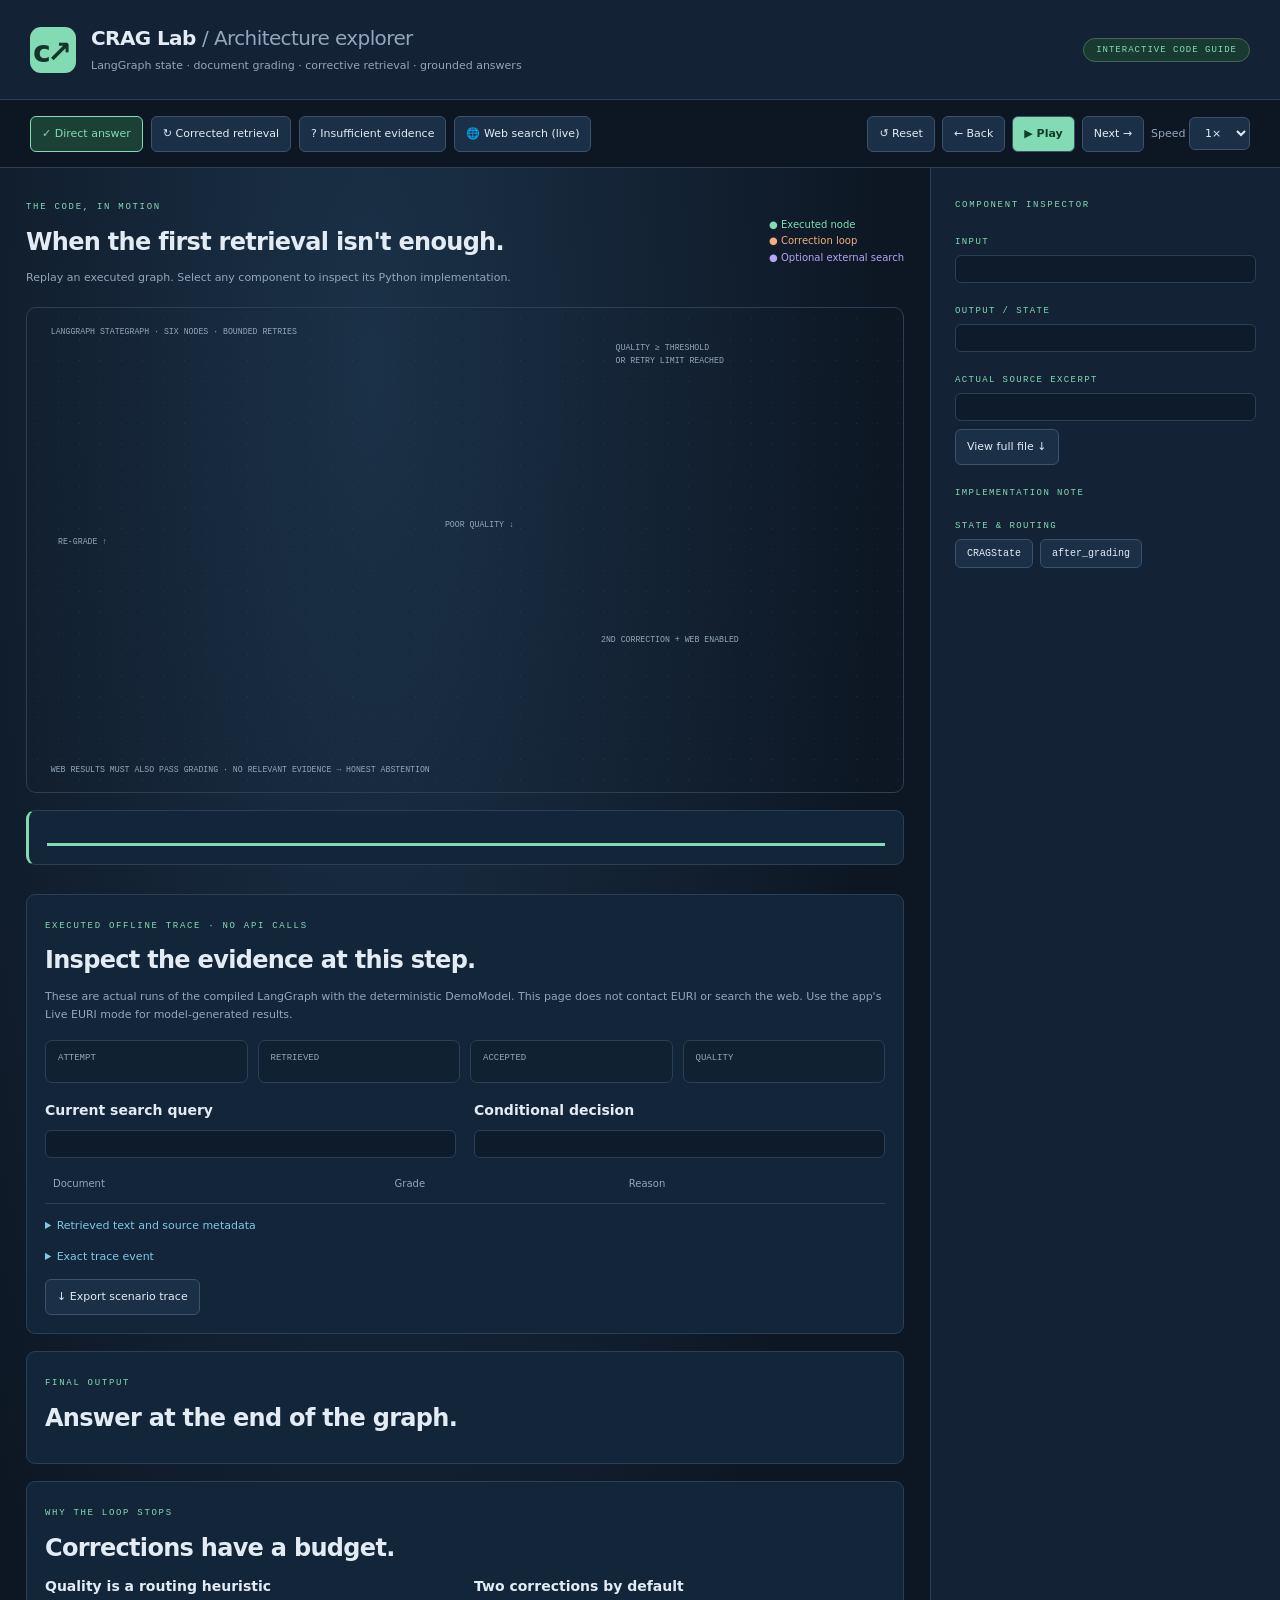
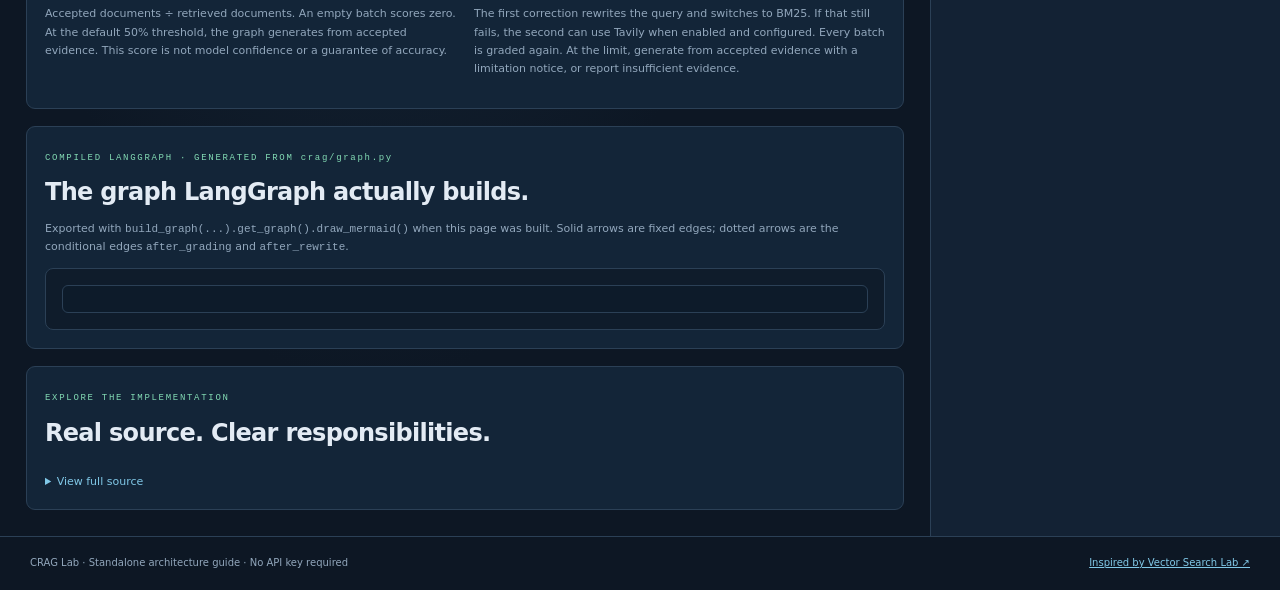
<file: scripts/visualizer_template.html>
<!doctype html>
<html lang="en"><head><meta charset="utf-8"><meta name="viewport" content="width=device-width,initial-scale=1"><meta name="theme-color" content="#0d1724"><title>CRAG Lab · Architecture Explorer</title>
<style>
:root{color-scheme:dark;--bg:#0d1724;--panel:#132234;--line:#2b4056;--text:#e3ebf4;--muted:#92a7bc;--green:#83dbb4;--orange:#f4ad7f;--blue:#80c8e7;--purple:#b6a5f5;--mono:ui-monospace,SFMono-Regular,Consolas,monospace}*{box-sizing:border-box}body{margin:0;font:13px/1.65 system-ui,sans-serif;color:var(--text);background:var(--bg)}button,select{font:inherit;cursor:pointer}button,select{border:1px solid #3b526b;border-radius:6px;padding:8px 11px;background:#1b3047;color:var(--text);font-size:11px}button:hover{background:#29445e}button:disabled{opacity:.35;cursor:default}button:focus-visible,select:focus-visible,a:focus-visible,summary:focus-visible{outline:2px solid var(--blue);outline-offset:4px}button[aria-pressed=true]{border-color:var(--green);background:#1b4036;color:var(--green)}a{color:var(--blue)}header{display:flex;justify-content:space-between;align-items:center;padding:22px 30px;border-bottom:1px solid var(--line);background:var(--panel);gap:20px}.brand{display:flex;gap:15px;align-items:center}.logo{display:grid;place-items:center;width:46px;height:46px;border-radius:11px;background:var(--green);font-size:30px;letter-spacing:-4px;padding-right:5px;color:#14352c;font-weight:700}h1{font-size:20px;margin:0;letter-spacing:-.6px}h1 span{color:var(--muted);font-weight:400}p{margin:5px 0 12px}.sub{font-size:11px;color:var(--muted);margin:2px 0}.badge{border:1px solid #406953;background:#193a30;border-radius:20px;padding:6px 12px;color:var(--green);font:9px var(--mono);letter-spacing:1px}.toolbar{display:flex;flex-wrap:wrap;align-items:center;gap:8px;padding:15px 30px;border-bottom:1px solid var(--line)}.playback{display:flex;flex-wrap:wrap;gap:7px;margin-left:auto;align-items:center}.primary{background:var(--green);color:#103c2c;font-weight:700}.layout{display:grid;grid-template-columns:minmax(0,1fr) 350px}main{min-width:0;padding:26px;background:radial-gradient(ellipse at 40% 10%,#1b3147,transparent 65%)}.eyebrow{font:9px var(--mono);letter-spacing:1.7px;color:var(--green)}h2{font-size:24px;margin:7px 0;letter-spacing:-.7px}h3{font-size:14px;margin:0 0 7px}.heading{display:flex;justify-content:space-between;gap:15px;align-items:center;margin-bottom:18px}.legend{font-size:10px;color:var(--muted);min-width:130px}.legend span{display:block}.diagram{border:1px solid var(--line);border-radius:10px;overflow:auto;background:radial-gradient(#4b668344 .8px,transparent .8px);background-size:21px 21px}svg{width:100%;min-width:780px;display:block}.wire{fill:none;stroke:#486079;stroke-width:1.7;marker-end:url(#arrow)}.wire.loop{stroke-dasharray:6 5}.wire.active{stroke:var(--green);stroke-width:3}.node{cursor:pointer;outline:none}.node rect{fill:#172c40;stroke:#49647c;stroke-width:1.3}.node text{pointer-events:none;fill:var(--text)}.node .kicker{font:9px var(--mono);fill:var(--muted)}.node .title{font:600 16px system-ui,sans-serif}.node .file{font:9px var(--mono);fill:var(--muted)}.node.visited rect{fill:#1b3b32;stroke:#569478}.node.current rect{fill:#234b3c;stroke:var(--green);stroke-width:2.5}.node.selected rect{stroke:var(--blue);stroke-width:2.5}.node:hover rect,.node:focus-visible rect{stroke:var(--blue);stroke-width:3}.node.external rect{stroke:var(--purple)}.svg-label{fill:var(--muted);font:9px var(--mono)}.panel{border:1px solid var(--line);background:#132538;border-radius:9px;padding:18px;margin-top:17px}.step-card{border-left:3px solid var(--green)}.step-card p{font-size:12px;color:var(--muted)}.timeline{display:flex;flex-wrap:wrap;gap:6px;margin-top:12px}.timeline button{font:10px var(--mono);padding:5px 8px}.progress{height:3px;background:#294156;margin-top:14px}.progress div{height:100%;background:var(--green);transition:width .2s}.stats{display:grid;grid-template-columns:repeat(4,1fr);gap:10px;margin:16px 0}.stat{background:#102132;border:1px solid var(--line);border-radius:7px;padding:12px}.stat small{font:9px var(--mono);color:var(--muted);display:block}.stat strong{font:23px var(--mono);color:var(--green);display:block;margin-top:7px}pre{white-space:pre-wrap;overflow-wrap:anywhere;overflow:auto;max-height:460px;font:10px/1.8 var(--mono);background:#0d1b2a;color:#c7d9ea;border:1px solid var(--line);border-radius:6px;padding:13px;margin:8px 0}aside{border-left:1px solid var(--line);padding:24px;background:var(--panel);min-width:0}aside h2{font-size:23px}aside p{font-size:12px;color:var(--muted)}.field{color:var(--green);font:9px var(--mono);letter-spacing:1.4px;margin:23px 0 8px}.file-label{font:10px var(--mono);color:var(--blue)}.note{font-size:11px;color:var(--muted)}.scroll{overflow:auto}table{border-collapse:collapse;width:100%;font-size:11px}th,td{text-align:left;padding:10px 8px;border-bottom:1px solid var(--line);vertical-align:top}th{font-weight:400;color:var(--muted);font-size:10px}td:first-child{white-space:nowrap}.ok{color:var(--green)}.bad{color:var(--orange)}.files{display:flex;flex-wrap:wrap;gap:7px}.files button{font:10px var(--mono)}summary{cursor:pointer;color:var(--blue);font-size:11px}details{margin-top:13px}.answer{white-space:pre-wrap;font-size:12px;line-height:1.9;overflow-wrap:anywhere}.two{display:grid;grid-template-columns:1fr 1fr;gap:18px}footer{border-top:1px solid var(--line);padding:18px 30px;display:flex;justify-content:space-between;gap:15px;font-size:10px;color:var(--muted)}@media(max-width:1150px){.layout{grid-template-columns:minmax(0,1fr) 290px}.playback{margin-left:0}.heading{display:block}.legend{display:flex;gap:12px;margin-top:12px}}@media(max-width:900px){.layout{display:block}aside{border-left:0;border-top:1px solid var(--line)}header{flex-wrap:wrap}h1 span{display:block;font-size:14px}.toolbar,header{padding:17px}main{padding:16px}.stats{grid-template-columns:repeat(2,1fr)}.two{grid-template-columns:1fr}footer{flex-wrap:wrap}}@media(prefers-reduced-motion:reduce){*{transition:none!important}}
.compiled-graph{overflow-x:auto;border:1px solid var(--line);border-radius:8px;padding:16px;background:#0f1c2b;text-align:center}.compiled-graph svg{max-width:100%;height:auto}.compiled-graph pre{text-align:left;margin:0}
</style></head><body>
<header><div class="brand"><div class="logo">c↗</div><div><h1>CRAG Lab <span>/ Architecture explorer</span></h1><p class="sub">LangGraph state · document grading · corrective retrieval · grounded answers</p></div></div><span class="badge">INTERACTIVE CODE GUIDE</span></header>
<nav class="toolbar" aria-label="Scenario and playback"><button data-scenario="direct" aria-pressed="true">✓ Direct answer</button><button data-scenario="corrected" aria-pressed="false">↻ Corrected retrieval</button><button data-scenario="unsupported" aria-pressed="false">? Insufficient evidence</button><button data-scenario="web" aria-pressed="false">🌐 Web search (live)</button><div class="playback"><button id="reset">↺ Reset</button><button id="back">← Back</button><button class="primary" id="play">▶ Play</button><button id="next">Next →</button><label class="sub">Speed <select id="speed"><option value="2400">1×</option><option value="1200">2×</option><option value="600">4×</option></select></label></div></nav>
<div class="layout"><main>
<div class="heading"><div><span class="eyebrow">THE CODE, IN MOTION</span><h2>When the first retrieval isn't enough.</h2><p class="sub">Replay an executed graph. Select any component to inspect its Python implementation.</p></div><div class="legend"><span style="color:var(--green)">● Executed node</span><span style="color:var(--orange)">● Correction loop</span><span style="color:var(--purple)">● Optional external search</span></div></div>
<div class="diagram" role="region" aria-label="Workflow diagram; scroll horizontally on small screens" tabindex="0"><svg viewBox="0 0 960 530" aria-labelledby="graph-title"><title id="graph-title">Corrective RAG graph. Retrieved documents are graded; failed retrieval loops through rewriting and another search.</title><defs><marker id="arrow" viewBox="0 0 10 10" refX="9" refY="5" markerWidth="7" markerHeight="7" orient="auto-start-reverse"><path d="M1 1L9 5L1 9" fill="none" stroke="#83dbb4" stroke-width="1.4"/></marker></defs><text x="26" y="28" class="svg-label">LANGGRAPH STATEGRAPH · SIX NODES · BOUNDED RETRIES</text><g id="edges"></g><g id="nodes"></g><text x="645" y="46" class="svg-label">QUALITY ≥ THRESHOLD</text><text x="645" y="60" class="svg-label">OR RETRY LIMIT REACHED</text><text x="458" y="240" class="svg-label">POOR QUALITY ↓</text><text x="34" y="259" class="svg-label">RE-GRADE ↑</text><text x="629" y="366" class="svg-label">2ND CORRECTION + WEB ENABLED</text><text x="26" y="508" class="svg-label">WEB RESULTS MUST ALSO PASS GRADING · NO RELEVANT EVIDENCE → HONEST ABSTENTION</text></svg></div>
<section class="panel step-card" aria-live="polite"><span class="eyebrow" id="step-count"></span><h3 id="step-title"></h3><p id="step-description"></p><div class="progress"><div id="progress"></div></div></section><nav class="timeline" id="timeline" aria-label="Execution steps"></nav>
<section class="panel"><span class="eyebrow" id="trace-kind">EXECUTED OFFLINE TRACE · NO API CALLS</span><h2>Inspect the evidence at this step.</h2><p id="question" class="sub"></p><p class="note" id="trace-note">These are actual runs of the compiled LangGraph with the deterministic DemoModel. This page does not contact EURI or search the web. Use the app's Live EURI mode for model-generated results.</p><div class="stats"><div class="stat"><small>ATTEMPT</small><strong id="attempt"></strong></div><div class="stat"><small>RETRIEVED</small><strong id="retrieved"></strong></div><div class="stat"><small>ACCEPTED</small><strong id="accepted"></strong></div><div class="stat"><small>QUALITY</small><strong id="quality"></strong></div></div><div class="two"><div><h3>Current search query</h3><pre id="query"></pre></div><div><h3>Conditional decision</h3><pre id="decision"></pre></div></div><div class="scroll"><table><thead><tr><th>Document</th><th>Grade</th><th>Reason</th></tr></thead><tbody id="grades"></tbody></table></div><details><summary>Retrieved text and source metadata</summary><pre id="documents"></pre></details><details><summary>Exact trace event</summary><pre id="event"></pre></details><button id="download" style="margin-top:13px">↓ Export scenario trace</button></section>
<section class="panel"><span class="eyebrow">FINAL OUTPUT</span><h2 id="outcome-title">Answer at the end of the graph.</h2><div id="answer" class="answer note"></div></section>
<section class="panel"><span class="eyebrow">WHY THE LOOP STOPS</span><h2>Corrections have a budget.</h2><div class="two"><div><h3>Quality is a routing heuristic</h3><p class="note">Accepted documents ÷ retrieved documents. An empty batch scores zero. At the default 50% threshold, the graph generates from accepted evidence. This score is not model confidence or a guarantee of accuracy.</p></div><div><h3>Two corrections by default</h3><p class="note">The first correction rewrites the query and switches to BM25. If that still fails, the second can use Tavily when enabled and configured. Every batch is graded again. At the limit, generate from accepted evidence with a limitation notice, or report insufficient evidence.</p></div></div></section>
<section class="panel"><span class="eyebrow">COMPILED LANGGRAPH · GENERATED FROM crag/graph.py</span><h2>The graph LangGraph actually builds.</h2><p class="note">Exported with <code>build_graph(...).get_graph().draw_mermaid()</code> when this page was built. Solid arrows are fixed edges; dotted arrows are the conditional edges <code>after_grading</code> and <code>after_rewrite</code>.</p><div id="compiled-graph" class="compiled-graph"><pre id="compiled-graph-text"></pre></div></section>
<section class="panel"><span class="eyebrow">EXPLORE THE IMPLEMENTATION</span><h2>Real source. Clear responsibilities.</h2><div class="files" id="files"></div><details id="source-details"><summary id="source-label">View full source</summary><pre id="source"></pre></details></section>
</main><aside aria-label="Component inspector"><span class="eyebrow">COMPONENT INSPECTOR</span><h2 id="inspect-title"></h2><div id="inspect-file" class="file-label"></div><p id="inspect-description"></p><div class="field">INPUT</div><pre id="inspect-input"></pre><div class="field">OUTPUT / STATE</div><pre id="inspect-output"></pre><div class="field">ACTUAL SOURCE EXCERPT</div><pre id="inspect-code"></pre><button id="view-source">View full file ↓</button><div class="field">IMPLEMENTATION NOTE</div><p id="inspect-note"></p><div class="field">STATE & ROUTING</div><div class="files"><button id="state-source">CRAGState</button><button id="route-source">after_grading</button></div></aside></div>
<footer><span>CRAG Lab · Standalone architecture guide · No API key required</span><a href="https://github.com/AIWITHKAUSHAL/Vector_Similiarity/blob/main/docs/architecture_visualizer.html" target="_blank" rel="noopener noreferrer">Inspired by Vector Search Lab ↗</a></footer><noscript>This interactive guide requires JavaScript. Read README.md for the workflow explanation.</noscript>
<script id="project-data" type="application/json">__PROJECT_DATA__</script>
<script type="module">
// Draw the compiled graph; if the CDN is unreachable the raw Mermaid text stays visible.
const text=JSON.parse(document.getElementById('project-data').textContent).mermaid,box=document.getElementById('compiled-graph');
document.getElementById('compiled-graph-text').textContent=text;
try{const {default:mermaid}=await import('https://cdn.jsdelivr.net/npm/mermaid@11/dist/mermaid.esm.min.mjs');mermaid.initialize({startOnLoad:false,theme:'dark',securityLevel:'strict'});const {svg}=await mermaid.render('compiled-langgraph',text);box.innerHTML=svg;}catch(error){console.warn('Mermaid unavailable; showing diagram source.',error);}
</script>
<script>
const DATA=JSON.parse(document.getElementById('project-data').textContent),$=id=>document.getElementById(id),NS='http://www.w3.org/2000/svg';
const components=[
{id:'retrieve',title:'Retrieve documents',x:40,y:70,kicker:'01 · LOCAL RETRIEVAL',input:'query, top_k',output:'documents, trace',description:'Rank the local knowledge-base entries by keyword overlap. Keep positive-scoring candidates up to top_k.',note:'The local retriever is lexical. This simplified CRAG project does not download embeddings or use a vector database.'},
{id:'grade_documents',title:'Grade documents',x:370,y:70,kicker:'02 · RELEVANCE GATE',input:'question (original), documents',output:'grades, relevant_documents, quality, trace',description:'Classify every candidate as relevant or irrelevant to the original question, then compute the accepted fraction. A conditional edge chooses generation or correction.',note:'Live mode uses validated EURI JSON labels and reasons. The offline demo uses a transparent keyword heuristic.'},
{id:'generate_answer',title:'Generate answer',x:700,y:70,kicker:'06 · GROUNDED OUTPUT',input:'question, relevant_documents, quality',output:'answer, outcome, trace → END',description:'Answer from accepted evidence with source IDs. At exhausted retries, disclose limited evidence; if there is none, return an insufficient-evidence message without calling the model.',note:'Live answers must contain known document citations. Citation syntax is checked; semantic correctness is still a model limitation.'},
{id:'retrieve_again',title:'Retrieve again',x:40,y:280,kicker:'04 · ALTERNATE STRATEGY',input:'rewritten query, top_k',output:'documents, trace → grade_documents',description:'Search the same corpus again using the rewritten query and BM25. Its term-frequency and document-length scoring differ from the initial overlap ranking.',note:'Every corrected batch returns to grading. Retrieving again does not bypass the quality check.'},
{id:'rewrite_query',title:'Rewrite query',x:370,y:280,kicker:'03 · CORRECTION',input:'question, previous query, grade reasons',output:'query, retries + 1, trace',description:'Keep the original question intact while refining the search query. Increment the correction counter to bound the loop.',note:'The next conditional edge selects local BM25 first, then optional web search on the second correction when configured.'},
{id:'web_search',title:'Web search',x:700,y:400,kicker:'05 · OPTIONAL EXTERNAL',input:'rewritten query, top_k, Tavily client',output:'documents, web_attempted, trace',description:'Fetch external search snippets only in live mode when enabled and configured. Keep URLs, then send all results through the same relevance grader.',note:'Only the Web search (live) scenario executes this node: a recorded run against real EURI and Tavily. The offline scenarios never reach it. Network failure becomes an empty retrieval batch.',external:true}
].map(c=>({...c,file:'crag/graph.py'}));
const byId=Object.fromEntries(components.map(c=>[c.id,c]));
const edges=[['retrieve','grade_documents','M260 115H366'],['grade_documents','generate_answer','M590 145H696'],['grade_documents','rewrite_query','M480 160V276'],['rewrite_query','retrieve_again','M370 325H264'],['retrieve_again','grade_documents','M150 280V209H390V164'],['rewrite_query','web_search','M590 325H810V396'],['web_search','grade_documents','M920 445H943V190H568V164']];
let scenario='direct',index=0,selected='retrieve',timer=null;
function el(tag,text){const n=document.createElement(tag);if(text!==undefined)n.textContent=text;return n;}
function svg(tag,attrs){const n=document.createElementNS(NS,tag);Object.entries(attrs).forEach(([k,v])=>n.setAttribute(k,v));return n;}
function inspect(id){selected=id;const c=byId[id];$('inspect-title').textContent=c.title;$('inspect-file').textContent=c.file;$('inspect-description').textContent=c.description;$('inspect-input').textContent=c.input;$('inspect-output').textContent=c.output;$('inspect-code').textContent=DATA.excerpts[c.file+':'+id];$('inspect-note').textContent=c.note;document.querySelectorAll('.node').forEach(n=>{const active=n.id==='node-'+id;n.classList.toggle('selected',active);n.setAttribute('aria-pressed',String(active));});}
function showSource(file){$('source').textContent=DATA.sources[file];$('source-label').textContent=file+' · embedded source snapshot';$('source-details').open=true;$('source-details').scrollIntoView({behavior:'instant',block:'nearest'});}
for(const [from,to,path] of edges){$('edges').append(svg('path',{d:path,class:'wire'+(['rewrite_query','retrieve_again','web_search'].includes(from)||to==='rewrite_query'?' loop':''),id:'edge-'+from+'-'+to}));}
for(const c of components){const g=svg('g',{class:'node'+(c.external?' external':''),id:'node-'+c.id,transform:`translate(${c.x},${c.y})`,role:'button',tabindex:'0','aria-label':c.title,'aria-pressed':'false'});g.append(svg('rect',{width:220,height:90,rx:9}));[[16,23,c.kicker,'kicker'],[16,49,c.title,'title'],[16,71,c.file,'file']].forEach(([x,y,text,cls])=>{const t=svg('text',{x,y,class:cls});t.textContent=text;g.append(t);});g.onclick=()=>inspect(c.id);g.onkeydown=e=>{if(e.key==='Enter'||e.key===' '){e.preventDefault();inspect(c.id);}};$('nodes').append(g);}
function pause(){clearInterval(timer);timer=null;$('play').textContent='▶ Play';}
function snapshot(){let docs=[],grades=[],quality=null,query=DATA.runs[scenario].question,decision='Awaiting document grading.';for(const step of DATA.runs[scenario].trace.slice(0,index+1)){if(step.documents){docs=step.documents;grades=[];quality=null;decision='New batch retrieved; awaiting grading.';}if(step.grades){grades=step.grades;quality=step.quality;decision=`Next → ${step.decision}\nQuality: ${Math.round(quality*100)}% · Threshold: 50%`+(step.retry_limit_reached?'\nRetry budget exhausted.':'');}if(step.rewritten_query){query=step.rewritten_query;const next=DATA.runs[scenario].trace[DATA.runs[scenario].trace.indexOf(step)+1];decision=next?.node==='web_search'?'Next → web_search (Tavily)':'Next → retrieve_again (BM25)';}}return{docs,grades,quality,query,decision};}
function render(){const run=DATA.runs[scenario],seq=run.trace,step=seq[index],seen=seq.slice(0,index+1).map(s=>s.node),s=snapshot();$('step-count').textContent=`STEP ${index+1} / ${seq.length} · ${scenario.toUpperCase()} · ${run.mode==='live'?'SAVED LIVE RUN':'SAVED DEMO'}`;const live=run.mode==='live';$('trace-kind').textContent=live?'RECORDED LIVE TRACE · EURI + TAVILY':'EXECUTED OFFLINE TRACE · NO API CALLS';$('trace-note').textContent=live?`Recorded at build time by calling ${run.model} on EURI and Tavily web search. Viewing this page makes no API calls; rebuild the page to record a fresh run. Web snippets keep their source URLs and are graded like local documents.`:'These are actual runs of the compiled LangGraph with the deterministic DemoModel. This page does not contact EURI or search the web. Use the app\'s Live EURI mode for model-generated results.';$('step-title').textContent=byId[step.node].title;$('step-description').textContent=step.detail;$('progress').style.width=((index+1)/seq.length*100)+'%';$('back').disabled=index===0;$('next').disabled=index===seq.length-1;document.querySelectorAll('.node').forEach(n=>{n.classList.toggle('visited',seen.includes(n.id.slice(5)));n.classList.toggle('current',n.id==='node-'+step.node);});for(const [a,b]of edges){const traversed=seen.some((v,i)=>i>0&&seen[i-1]===a&&v===b);$('edge-'+a+'-'+b).classList.toggle('active',traversed);}$('timeline').replaceChildren();seq.forEach((entry,i)=>{const b=el('button',`${i+1} ${byId[entry.node].title}`);b.setAttribute('aria-pressed',String(i===index));if(i===index)b.setAttribute('aria-current','step');b.onclick=()=>{pause();index=i;render();};$('timeline').append(b);});$('question').textContent='Original question: '+run.question;$('attempt').textContent=step.attempt;$('retrieved').textContent=s.docs.length;$('accepted').textContent=s.quality===null?'—':s.grades.filter(g=>g.relevant).length;$('quality').textContent=s.quality===null?'—':Math.round(s.quality*100)+'%';$('query').textContent=s.query;$('decision').textContent=s.decision;$('grades').replaceChildren();for(const d of s.docs){const grade=s.grades.find(g=>g.id===d.id),row=el('tr');row.append(el('td',d.id));const verdict=el('td',grade?(grade.relevant?'Relevant':'Irrelevant'):'Pending');verdict.className=grade?.relevant?'ok':'bad';row.append(verdict,el('td',grade?.reason||'Not yet graded at this step.'));$('grades').append(row);}if(!s.docs.length){const row=el('tr'),cell=el('td','No retrieved documents at this step.');cell.colSpan=3;row.append(cell);$('grades').append(row);}$('documents').textContent=JSON.stringify(s.docs,null,2);$('event').textContent=JSON.stringify(step,null,2);$('answer').textContent=step.node==='generate_answer'?run.answer:'Advance to Generate answer to reveal the final output.';$('outcome-title').textContent=step.node==='generate_answer'?run.outcome.replaceAll('_',' '):'Answer at the end of the graph.';inspect(step.node);}
function play(){if(timer){pause();return;}if(index===DATA.runs[scenario].trace.length-1){index=0;render();}$('play').textContent='Ⅱ Pause';timer=setInterval(()=>{index++;render();if(index===DATA.runs[scenario].trace.length-1)pause();},Number($('speed').value));}
document.querySelectorAll('[data-scenario]').forEach(b=>b.onclick=()=>{pause();scenario=b.dataset.scenario;index=0;document.querySelectorAll('[data-scenario]').forEach(x=>x.setAttribute('aria-pressed',String(x===b)));render();});$('back').onclick=()=>{pause();index=Math.max(0,index-1);render();};$('next').onclick=()=>{pause();index=Math.min(DATA.runs[scenario].trace.length-1,index+1);render();};$('reset').onclick=()=>{pause();index=0;render();};$('play').onclick=play;$('speed').onchange=()=>{if(timer){pause();play();}};document.addEventListener('visibilitychange',()=>{if(document.hidden)pause();});
for(const file of Object.keys(DATA.sources)){const b=el('button',file);b.onclick=()=>showSource(file);$('files').append(b);}$('view-source').onclick=()=>showSource(byId[selected].file);$('state-source').onclick=()=>showSource('crag/state.py');$('route-source').onclick=()=>{$('inspect-title').textContent='Conditional routing';$('inspect-file').textContent='crag/graph.py';$('inspect-description').textContent='The edge function returns a node name, based on relevance and the correction budget.';$('inspect-input').textContent='relevant_documents, quality, threshold, retries';$('inspect-output').textContent='generate_answer | rewrite_query';$('inspect-code').textContent=DATA.excerpts['crag/graph.py:after_grading'];$('inspect-note').textContent='A nonempty accepted set is required for the quality branch. Retry exhaustion always terminates correction.';selected='grade_documents';};
$('download').onclick=()=>{const url=URL.createObjectURL(new Blob([JSON.stringify(DATA.runs[scenario],null,2)],{type:'application/json'}));const a=el('a');a.href=url;a.download=`crag-demo-${scenario}.json`;a.click();setTimeout(()=>URL.revokeObjectURL(url),1000);};render();
</script></body></html>
</file>
